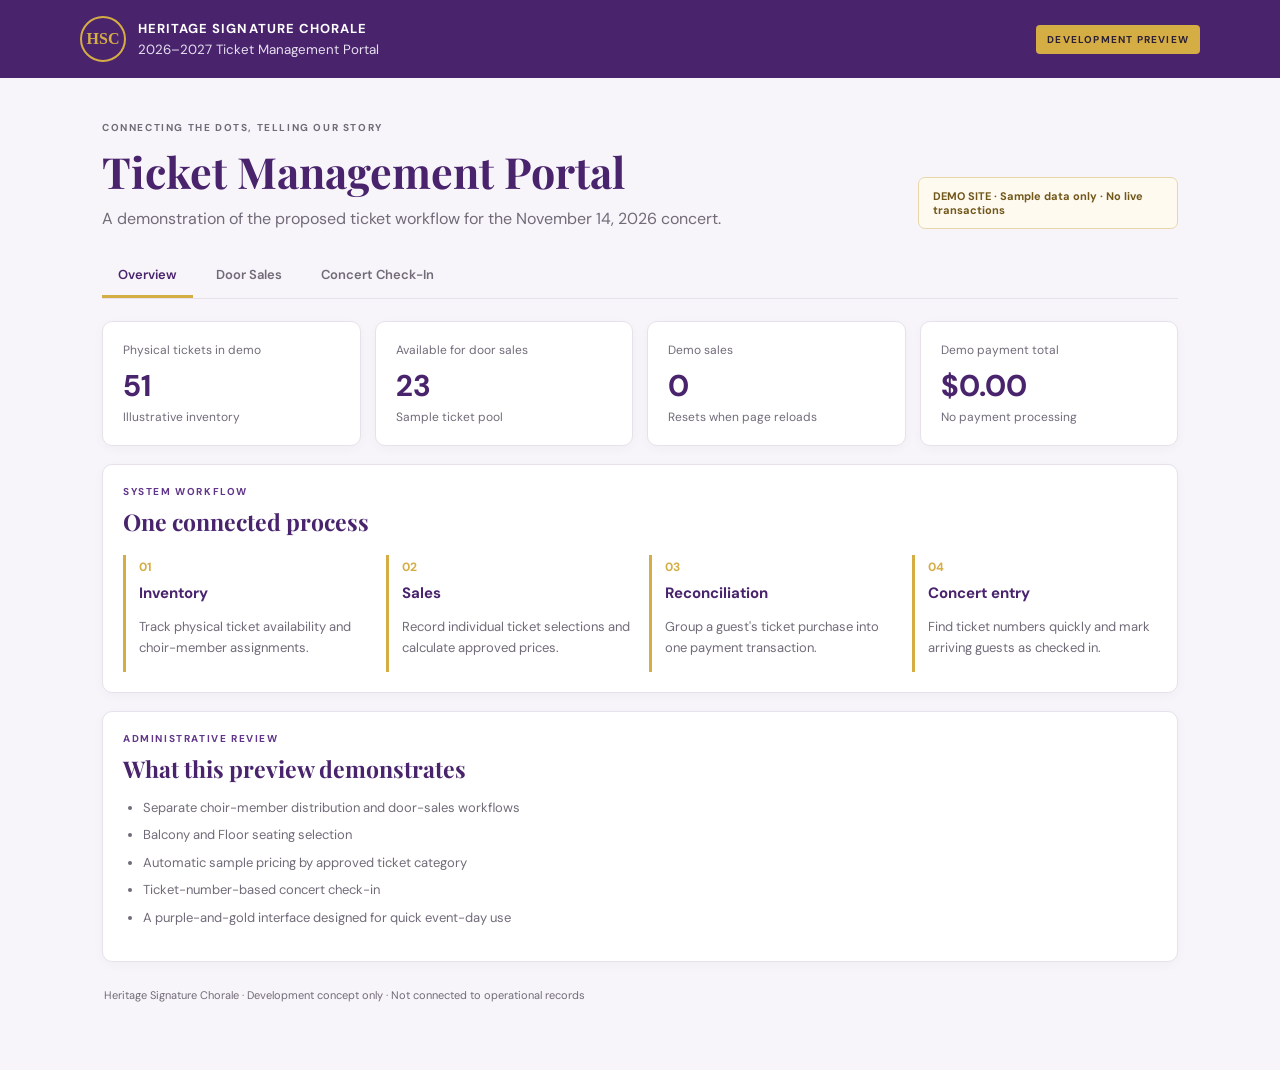
<file: index.html>
<!doctype html>
<html lang="en">
<head>
<meta charset="utf-8"><meta name="viewport" content="width=device-width,initial-scale=1">
<title>HSC | Ticket Management Preview</title><link rel="stylesheet" href="styles.css">
</head>
<body>
<header class="topbar"><div class="brand"><div class="mark">HSC</div><div><strong>HERITAGE SIGNATURE CHORALE</strong><small>2026–2027 Ticket Management Portal</small></div></div><span class="preview">DEVELOPMENT PREVIEW</span></header>
<main class="wrap">
<section class="welcome"><div><p class="eyebrow">CONNECTING THE DOTS, TELLING OUR STORY</p><h1>Ticket Management Portal</h1><p>A demonstration of the proposed ticket workflow for the November 14, 2026 concert.</p></div><div class="notice">DEMO SITE · Sample data only · No live transactions</div></section>
<nav class="tabs"><a class="active" href="index.html">Overview</a><a href="door-sales.html">Door Sales</a><a href="check-in.html">Concert Check-In</a></nav>
<section class="grid metrics">
<article class="metric"><span>Physical tickets in demo</span><strong>51</strong><small>Illustrative inventory</small></article>
<article class="metric"><span>Available for door sales</span><strong id="availableCount">23</strong><small>Sample ticket pool</small></article>
<article class="metric"><span>Demo sales</span><strong id="salesCount">0</strong><small>Resets when page reloads</small></article>
<article class="metric"><span>Demo payment total</span><strong id="paymentTotal">$0.00</strong><small>No payment processing</small></article>
</section>
<section class="panel"><div class="panel-head"><div><p class="eyebrow">SYSTEM WORKFLOW</p><h2>One connected process</h2></div></div>
<div class="steps"><div><b>01</b><h3>Inventory</h3><p>Track physical ticket availability and choir-member assignments.</p></div><div><b>02</b><h3>Sales</h3><p>Record individual ticket selections and calculate approved prices.</p></div><div><b>03</b><h3>Reconciliation</h3><p>Group a guest's ticket purchase into one payment transaction.</p></div><div><b>04</b><h3>Concert entry</h3><p>Find ticket numbers quickly and mark arriving guests as checked in.</p></div></div></section>
<section class="panel"><p class="eyebrow">ADMINISTRATIVE REVIEW</p><h2>What this preview demonstrates</h2><ul class="feature-list"><li>Separate choir-member distribution and door-sales workflows</li><li>Balcony and Floor seating selection</li><li>Automatic sample pricing by approved ticket category</li><li>Ticket-number-based concert check-in</li><li>A purple-and-gold interface designed for quick event-day use</li></ul></section>
<footer>Heritage Signature Chorale · Development concept only · Not connected to operational records</footer>
</main><script src="app.js"></script></body></html>
</file>
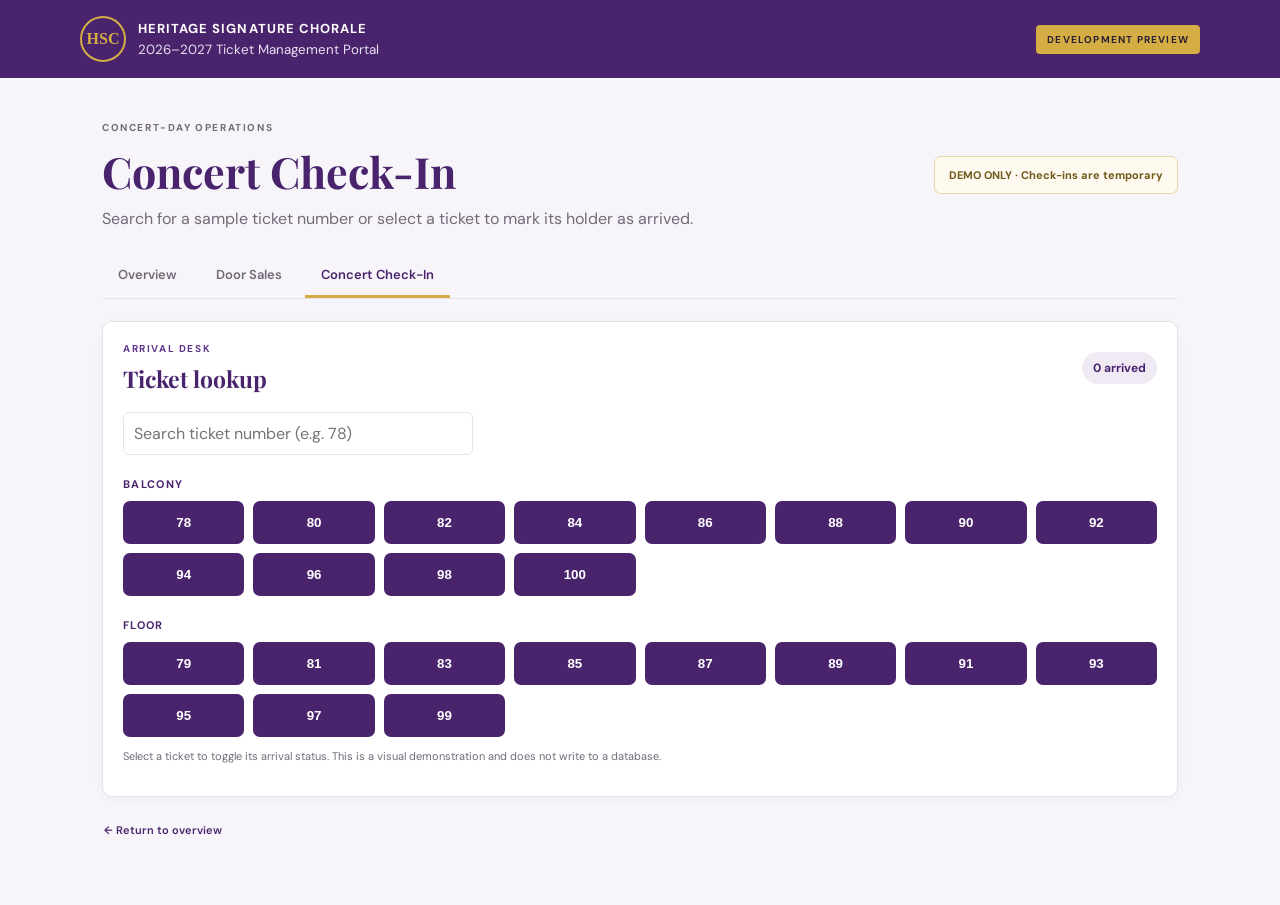
<file: check-in.html>
<!doctype html>
<html lang="en"><head><meta charset="utf-8"><meta name="viewport" content="width=device-width,initial-scale=1"><title>HSC | Concert Check-In Preview</title><link rel="stylesheet" href="styles.css"></head>
<body><header class="topbar"><a class="brand homebrand" href="index.html"><div class="mark">HSC</div><div><strong>HERITAGE SIGNATURE CHORALE</strong><small>2026–2027 Ticket Management Portal</small></div></a><span class="preview">DEVELOPMENT PREVIEW</span></header>
<main class="wrap"><section class="welcome compact"><div><p class="eyebrow">CONCERT-DAY OPERATIONS</p><h1>Concert Check-In</h1><p>Search for a sample ticket number or select a ticket to mark its holder as arrived.</p></div><div class="notice">DEMO ONLY · Check-ins are temporary</div></section>
<nav class="tabs"><a href="index.html">Overview</a><a href="door-sales.html">Door Sales</a><a class="active" href="check-in.html">Concert Check-In</a></nav>
<section class="panel"><div class="panel-head"><div><p class="eyebrow">ARRIVAL DESK</p><h2>Ticket lookup</h2></div><span class="count" id="arrivalCount">0 arrived</span></div><input id="searchTicket" class="search" placeholder="Search ticket number (e.g. 78)" inputmode="numeric"><div class="section-label">BALCONY</div><div class="check-grid" id="balconyGrid"></div><div class="section-label">FLOOR</div><div class="check-grid" id="floorGrid"></div><p class="small-note">Select a ticket to toggle its arrival status. This is a visual demonstration and does not write to a database.</p></section><footer><a href="index.html">← Return to overview</a></footer></main><script src="app.js"></script><script src="checkin.js"></script></body></html>
</file>
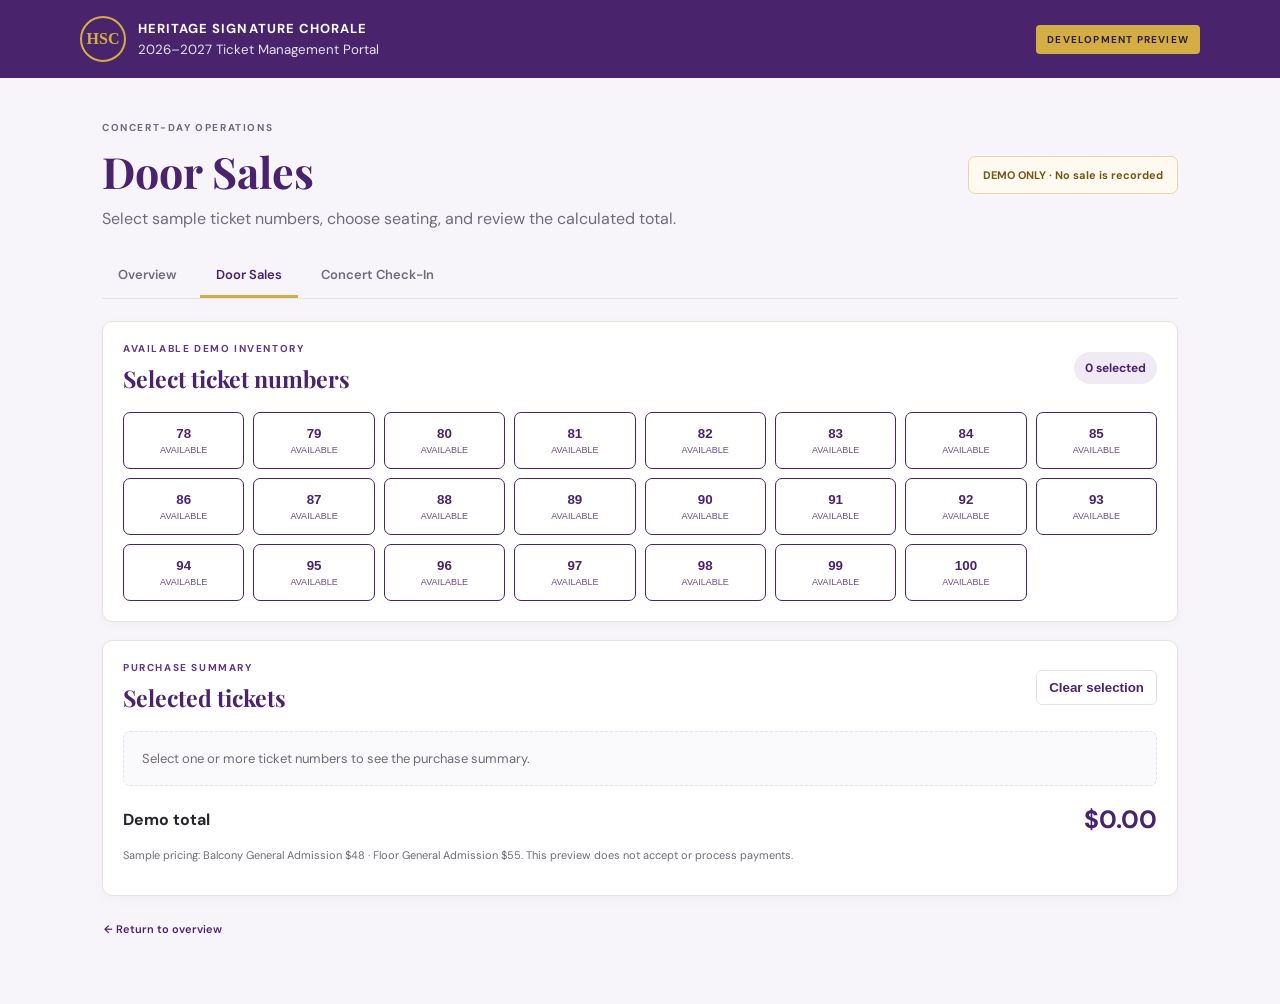
<file: door-sales.html>
<!doctype html>
<html lang="en"><head><meta charset="utf-8"><meta name="viewport" content="width=device-width,initial-scale=1"><title>HSC | Door Sales Preview</title><link rel="stylesheet" href="styles.css"></head>
<body><header class="topbar"><a class="brand homebrand" href="index.html"><div class="mark">HSC</div><div><strong>HERITAGE SIGNATURE CHORALE</strong><small>2026–2027 Ticket Management Portal</small></div></a><span class="preview">DEVELOPMENT PREVIEW</span></header>
<main class="wrap"><section class="welcome compact"><div><p class="eyebrow">CONCERT-DAY OPERATIONS</p><h1>Door Sales</h1><p>Select sample ticket numbers, choose seating, and review the calculated total.</p></div><div class="notice">DEMO ONLY · No sale is recorded</div></section>
<nav class="tabs"><a href="index.html">Overview</a><a class="active" href="door-sales.html">Door Sales</a><a href="check-in.html">Concert Check-In</a></nav>
<section class="panel"><div class="panel-head"><div><p class="eyebrow">AVAILABLE DEMO INVENTORY</p><h2>Select ticket numbers</h2></div><span class="count" id="selectedCount">0 selected</span></div><div id="ticketGrid" class="ticket-grid"></div></section>
<section class="panel"><div class="panel-head"><div><p class="eyebrow">PURCHASE SUMMARY</p><h2>Selected tickets</h2></div><button class="secondary" id="clearBtn">Clear selection</button></div><div id="summary" class="summary-empty">Select one or more ticket numbers to see the purchase summary.</div><div class="total-row"><span>Demo total</span><strong id="total">$0.00</strong></div><p class="small-note">Sample pricing: Balcony General Admission $48 · Floor General Admission $55. This preview does not accept or process payments.</p></section>
<footer><a href="index.html">← Return to overview</a></footer></main><script src="app.js"></script><script src="door.js"></script></body></html>
</file>
<file: styles.css>
@import url('https://fonts.googleapis.com/css2?family=DM+Sans:wght@400;500;600;700&family=Playfair+Display:wght@600;700&display=swap');
:root{--purple:#49246d;--purple2:#60358a;--gold:#d5ad45;--ink:#272331;--muted:#716b79;--paper:#f7f5f9;--line:#e7e1ec;--white:#fff}
*{box-sizing:border-box}body{margin:0;background:var(--paper);color:var(--ink);font-family:"DM Sans",Arial,sans-serif}.topbar{background:var(--purple);color:white;padding:16px max(22px,calc((100% - 1120px)/2));display:flex;align-items:center;justify-content:space-between;gap:15px}.brand{display:flex;align-items:center;gap:12px;color:white;text-decoration:none}.mark{width:46px;height:46px;border:2px solid var(--gold);border-radius:50%;display:grid;place-items:center;font-family:Georgia,serif;font-weight:bold;color:var(--gold)}.brand strong{display:block;letter-spacing:.08em;font-size:13px}.brand small{display:block;color:#e7dff0;margin-top:4px}.preview{font-size:10px;font-weight:700;letter-spacing:.12em;color:#2b2034;background:var(--gold);padding:8px 11px;border-radius:4px;white-space:nowrap}.wrap{max-width:1120px;margin:auto;padding:28px 22px 42px}.welcome{display:flex;justify-content:space-between;align-items:end;gap:24px;padding:15px 0 25px}.welcome h1{font:700 clamp(30px,4vw,43px) "Playfair Display",Georgia,serif;color:var(--purple);margin:5px 0 8px}.welcome p{margin:0;color:var(--muted)}.compact{align-items:center}.eyebrow{font-size:10px;letter-spacing:.16em;font-weight:700;color:var(--purple2);margin:0 0 8px!important}.notice{border:1px solid #e6d7a9;background:#fffaf0;color:#71571a;border-radius:7px;padding:11px 14px;font-size:11px;font-weight:700;max-width:260px}.tabs{display:flex;gap:7px;border-bottom:1px solid var(--line);margin-bottom:22px;overflow:auto}.tabs a{padding:12px 16px;text-decoration:none;color:var(--muted);font-weight:600;font-size:13px;white-space:nowrap;border-bottom:3px solid transparent}.tabs a.active{color:var(--purple);border-color:var(--gold)}.grid{display:grid;grid-template-columns:repeat(4,1fr);gap:14px}.metric,.panel{background:white;border:1px solid var(--line);border-radius:10px;padding:20px;box-shadow:0 3px 12px #30203c08}.metric span,.metric small{display:block;color:var(--muted);font-size:12px}.metric strong{display:block;color:var(--purple);font-size:30px;margin:8px 0 4px}.panel{margin-top:18px}.panel h2{font:700 23px "Playfair Display",Georgia,serif;color:var(--purple);margin:0}.panel-head{display:flex;align-items:center;justify-content:space-between;gap:12px;margin-bottom:18px}.steps{display:grid;grid-template-columns:repeat(4,1fr);gap:18px}.steps>div{border-left:3px solid var(--gold);padding-left:13px}.steps b{color:var(--gold);font-size:12px}.steps h3{margin:7px 0;color:var(--purple);font-size:15px}.steps p,.feature-list{font-size:13px;line-height:1.65;color:var(--muted)}.feature-list{padding-left:20px}.feature-list li{margin:6px 0}.count{background:#f0eaf5;color:var(--purple);font-weight:700;font-size:12px;padding:8px 11px;border-radius:20px}.ticket-grid{display:grid;grid-template-columns:repeat(8,1fr);gap:9px}.ticket{border:1px solid var(--purple);background:white;color:var(--purple);border-radius:7px;padding:13px 5px;font-weight:700;cursor:pointer}.ticket.selected{background:var(--purple);color:white;box-shadow:inset 0 -3px var(--gold)}.ticket small{display:block;font-size:9px;font-weight:500;margin-top:4px;opacity:.8}.summary-empty{padding:18px;background:#faf9fb;border:1px dashed var(--line);border-radius:7px;color:var(--muted);font-size:13px}.summary-row{display:grid;grid-template-columns:70px 1fr 110px;gap:12px;padding:10px 0;border-bottom:1px solid var(--line);align-items:center;font-size:13px}.summary-row select,.search{border:1px solid var(--line);border-radius:6px;padding:10px;background:white;color:var(--ink);font:inherit}.total-row{display:flex;justify-content:space-between;align-items:center;padding-top:17px;font-weight:700}.total-row strong{font-size:25px;color:var(--purple)}.small-note{font-size:11px;color:var(--muted);line-height:1.5}.secondary{border:1px solid var(--line);background:white;border-radius:6px;padding:9px 12px;color:var(--purple);font-weight:600;cursor:pointer}.section-label{font-size:11px;letter-spacing:.12em;font-weight:700;color:var(--purple);margin:22px 0 10px}.check-grid{display:grid;grid-template-columns:repeat(8,1fr);gap:9px}.check-ticket{border:0;background:var(--purple);color:white;border-radius:7px;padding:14px 4px;font-weight:700;cursor:pointer}.check-ticket.arrived{background:#8c8791;color:white;text-decoration:line-through}.check-ticket.hidden{display:none}.search{width:100%;max-width:350px}footer{padding:26px 2px;color:var(--muted);font-size:11px}footer a{color:var(--purple);text-decoration:none;font-weight:600}
@media(max-width:760px){.grid{grid-template-columns:repeat(2,1fr)}.steps{grid-template-columns:repeat(2,1fr)}.ticket-grid,.check-grid{grid-template-columns:repeat(4,1fr)}.welcome{display:block}.notice{margin-top:15px}.topbar{padding:13px 16px}.brand strong{font-size:11px}.preview{font-size:8px;padding:7px}.wrap{padding:20px 14px}.summary-row{grid-template-columns:55px 1fr 90px}}
</file>
